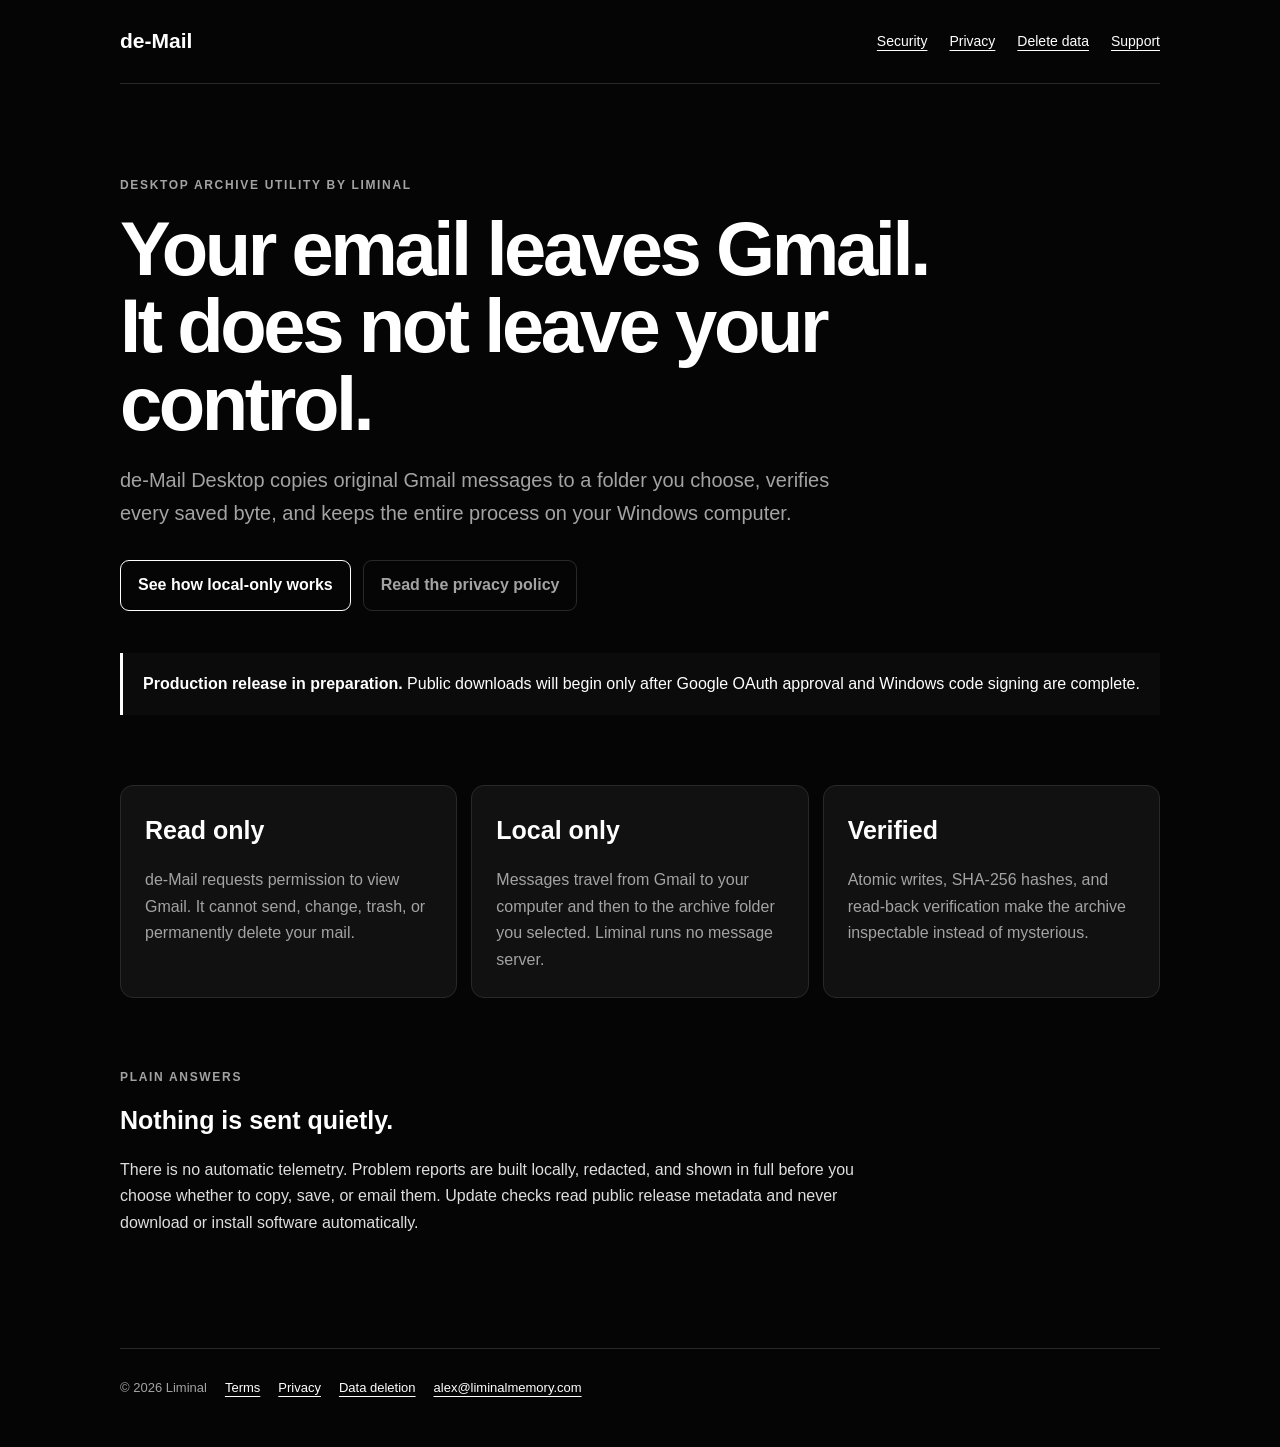
<file: public-site/index.html>
<!doctype html>
<html lang="en">
<head>
  <meta charset="utf-8">
  <meta name="viewport" content="width=device-width, initial-scale=1">
  <meta name="description" content="de-Mail Desktop is a private, local Gmail archive utility for Windows.">
  <title>de-Mail Desktop by Liminal</title>
  <link rel="stylesheet" href="styles.css">
</head>
<body>
  <header class="shell">
    <a class="brand" href="index.html">de-Mail</a>
    <nav aria-label="Primary">
      <a href="security.html">Security</a>
      <a href="privacy.html">Privacy</a>
      <a href="delete-data.html">Delete data</a>
      <a href="mailto:alex@liminalmemory.com">Support</a>
    </nav>
  </header>
  <main class="shell">
    <p class="eyebrow">Desktop archive utility by Liminal</p>
    <h1>Your email leaves Gmail. It does not leave your control.</h1>
    <p class="lede">de-Mail Desktop copies original Gmail messages to a folder you choose,
      verifies every saved byte, and keeps the entire process on your Windows computer.</p>
    <div class="actions">
      <a class="button" href="security.html">See how local-only works</a>
      <a class="button secondary" href="privacy.html">Read the privacy policy</a>
    </div>
    <div class="notice"><strong>Production release in preparation.</strong> Public downloads
      will begin only after Google OAuth approval and Windows code signing are complete.</div>
    <section class="grid" aria-label="Product principles">
      <article class="card"><h2>Read only</h2><p>de-Mail requests permission to view Gmail.
        It cannot send, change, trash, or permanently delete your mail.</p></article>
      <article class="card"><h2>Local only</h2><p>Messages travel from Gmail to your computer
        and then to the archive folder you selected. Liminal runs no message server.</p></article>
      <article class="card"><h2>Verified</h2><p>Atomic writes, SHA-256 hashes, and read-back
        verification make the archive inspectable instead of mysterious.</p></article>
    </section>
    <section>
      <p class="eyebrow">Plain answers</p>
      <h2>Nothing is sent quietly.</h2>
      <p>There is no automatic telemetry. Problem reports are built locally, redacted, and
        shown in full before you choose whether to copy, save, or email them. Update checks read
        public release metadata and never download or install software automatically.</p>
    </section>
  </main>
  <footer class="shell"><div class="links"><span>© 2026 Liminal</span>
    <a href="terms.html">Terms</a><a href="privacy.html">Privacy</a>
    <a href="delete-data.html">Data deletion</a><a href="mailto:alex@liminalmemory.com">alex@liminalmemory.com</a></div></footer>
</body>
</html>
</file>
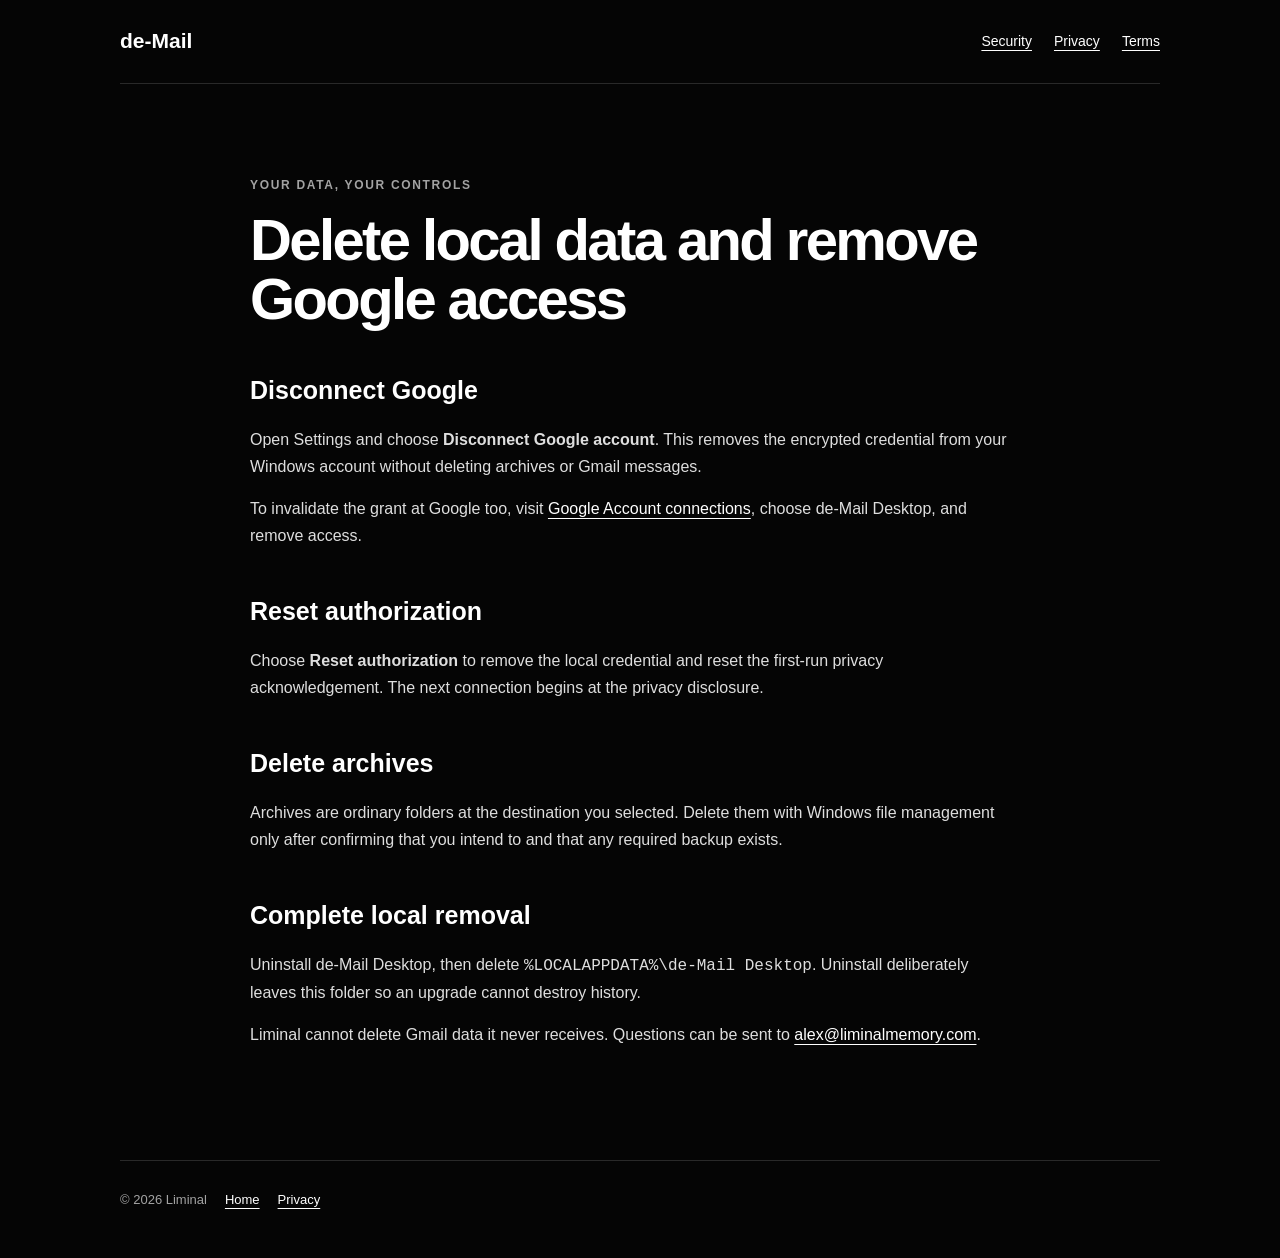
<file: public-site/delete-data.html>
<!doctype html><html lang="en"><head><meta charset="utf-8"><meta name="viewport" content="width=device-width, initial-scale=1"><title>Delete data | de-Mail Desktop</title><link rel="stylesheet" href="styles.css"></head>
<body><header class="shell"><a class="brand" href="index.html">de-Mail</a><nav aria-label="Primary"><a href="security.html">Security</a><a href="privacy.html">Privacy</a><a href="terms.html">Terms</a></nav></header>
<main class="shell document"><p class="eyebrow">Your data, your controls</p><h1>Delete local data and remove Google access</h1>
<h2>Disconnect Google</h2><p>Open Settings and choose <strong>Disconnect Google account</strong>. This removes the encrypted credential from your Windows account without deleting archives or Gmail messages.</p><p>To invalidate the grant at Google too, visit <a href="https://myaccount.google.com/connections">Google Account connections</a>, choose de-Mail Desktop, and remove access.</p>
<h2>Reset authorization</h2><p>Choose <strong>Reset authorization</strong> to remove the local credential and reset the first-run privacy acknowledgement. The next connection begins at the privacy disclosure.</p>
<h2>Delete archives</h2><p>Archives are ordinary folders at the destination you selected. Delete them with Windows file management only after confirming that you intend to and that any required backup exists.</p>
<h2>Complete local removal</h2><p>Uninstall de-Mail Desktop, then delete <code>%LOCALAPPDATA%\de-Mail Desktop</code>. Uninstall deliberately leaves this folder so an upgrade cannot destroy history.</p>
<p>Liminal cannot delete Gmail data it never receives. Questions can be sent to <a href="mailto:alex@liminalmemory.com">alex@liminalmemory.com</a>.</p></main>
<footer class="shell"><div class="links"><span>© 2026 Liminal</span><a href="index.html">Home</a><a href="privacy.html">Privacy</a></div></footer></body></html>
</file>
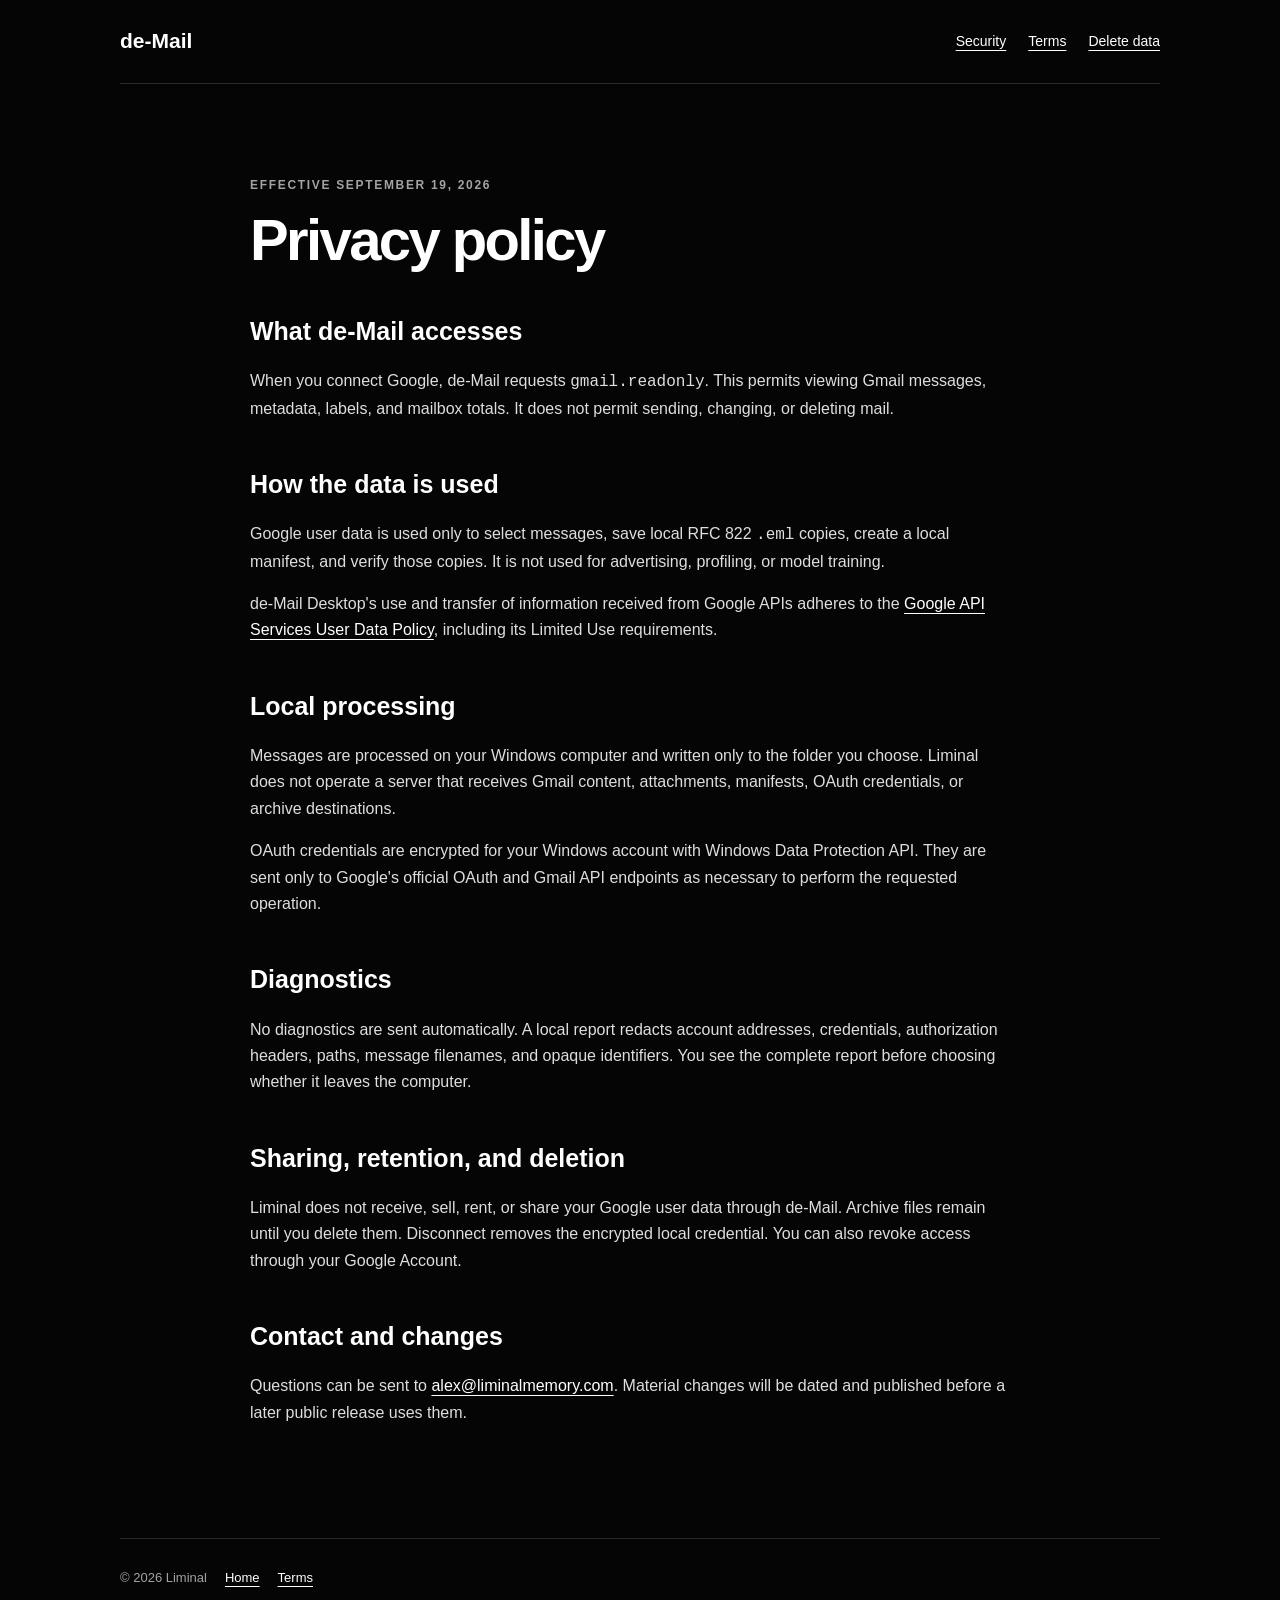
<file: public-site/privacy.html>
<!doctype html><html lang="en"><head><meta charset="utf-8"><meta name="viewport" content="width=device-width, initial-scale=1"><title>Privacy | de-Mail Desktop</title><link rel="stylesheet" href="styles.css"></head>
<body><header class="shell"><a class="brand" href="index.html">de-Mail</a><nav aria-label="Primary"><a href="security.html">Security</a><a href="terms.html">Terms</a><a href="delete-data.html">Delete data</a></nav></header>
<main class="shell document"><p class="eyebrow">Effective September 19, 2026</p><h1>Privacy policy</h1>
<h2>What de-Mail accesses</h2><p>When you connect Google, de-Mail requests <code>gmail.readonly</code>. This permits viewing Gmail messages, metadata, labels, and mailbox totals. It does not permit sending, changing, or deleting mail.</p>
<h2>How the data is used</h2><p>Google user data is used only to select messages, save local RFC 822 <code>.eml</code> copies, create a local manifest, and verify those copies. It is not used for advertising, profiling, or model training.</p><p>de-Mail Desktop's use and transfer of information received from Google APIs adheres to the <a href="https://developers.google.com/terms/api-services-user-data-policy">Google API Services User Data Policy</a>, including its Limited Use requirements.</p>
<h2>Local processing</h2><p>Messages are processed on your Windows computer and written only to the folder you choose. Liminal does not operate a server that receives Gmail content, attachments, manifests, OAuth credentials, or archive destinations.</p><p>OAuth credentials are encrypted for your Windows account with Windows Data Protection API. They are sent only to Google's official OAuth and Gmail API endpoints as necessary to perform the requested operation.</p>
<h2>Diagnostics</h2><p>No diagnostics are sent automatically. A local report redacts account addresses, credentials, authorization headers, paths, message filenames, and opaque identifiers. You see the complete report before choosing whether it leaves the computer.</p>
<h2>Sharing, retention, and deletion</h2><p>Liminal does not receive, sell, rent, or share your Google user data through de-Mail. Archive files remain until you delete them. Disconnect removes the encrypted local credential. You can also revoke access through your Google Account.</p>
<h2>Contact and changes</h2><p>Questions can be sent to <a href="mailto:alex@liminalmemory.com">alex@liminalmemory.com</a>. Material changes will be dated and published before a later public release uses them.</p></main>
<footer class="shell"><div class="links"><span>© 2026 Liminal</span><a href="index.html">Home</a><a href="terms.html">Terms</a></div></footer></body></html>
</file>
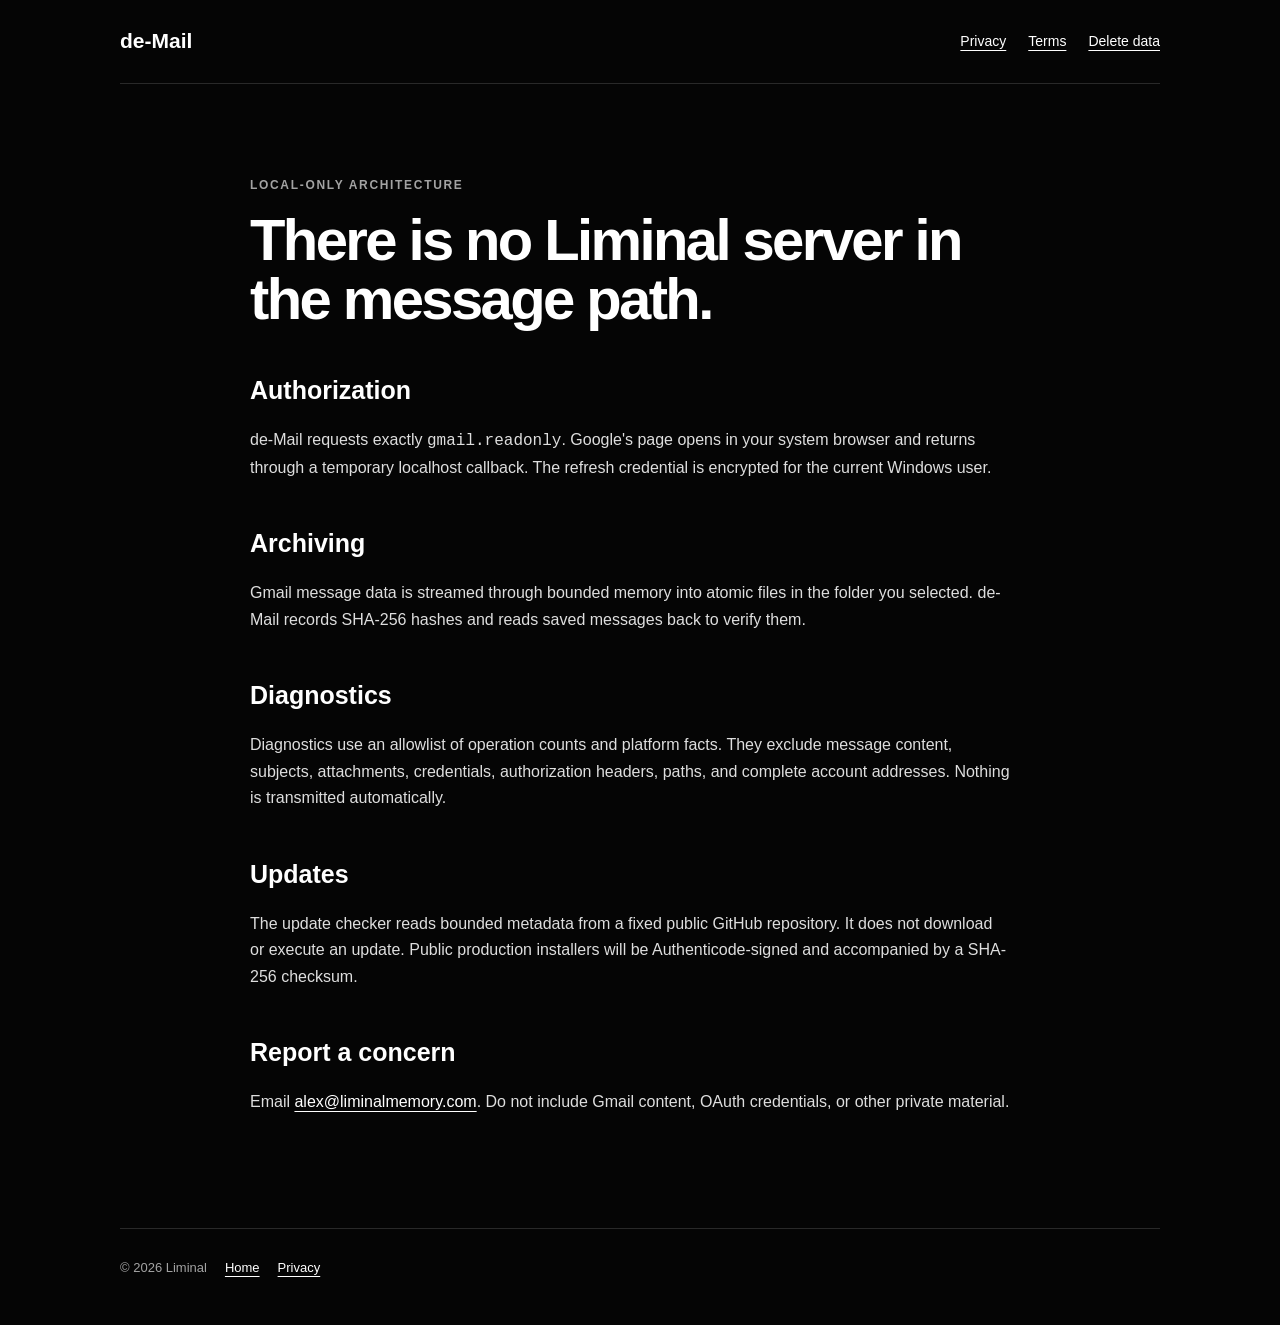
<file: public-site/security.html>
<!doctype html><html lang="en"><head><meta charset="utf-8"><meta name="viewport" content="width=device-width, initial-scale=1"><title>Security | de-Mail Desktop</title><link rel="stylesheet" href="styles.css"></head>
<body><header class="shell"><a class="brand" href="index.html">de-Mail</a><nav aria-label="Primary"><a href="privacy.html">Privacy</a><a href="terms.html">Terms</a><a href="delete-data.html">Delete data</a></nav></header>
<main class="shell document"><p class="eyebrow">Local-only architecture</p><h1>There is no Liminal server in the message path.</h1>
<h2>Authorization</h2><p>de-Mail requests exactly <code>gmail.readonly</code>. Google's page opens in your system browser and returns through a temporary localhost callback. The refresh credential is encrypted for the current Windows user.</p>
<h2>Archiving</h2><p>Gmail message data is streamed through bounded memory into atomic files in the folder you selected. de-Mail records SHA-256 hashes and reads saved messages back to verify them.</p>
<h2>Diagnostics</h2><p>Diagnostics use an allowlist of operation counts and platform facts. They exclude message content, subjects, attachments, credentials, authorization headers, paths, and complete account addresses. Nothing is transmitted automatically.</p>
<h2>Updates</h2><p>The update checker reads bounded metadata from a fixed public GitHub repository. It does not download or execute an update. Public production installers will be Authenticode-signed and accompanied by a SHA-256 checksum.</p>
<h2>Report a concern</h2><p>Email <a href="mailto:alex@liminalmemory.com">alex@liminalmemory.com</a>. Do not include Gmail content, OAuth credentials, or other private material.</p></main>
<footer class="shell"><div class="links"><span>© 2026 Liminal</span><a href="index.html">Home</a><a href="privacy.html">Privacy</a></div></footer></body></html>
</file>
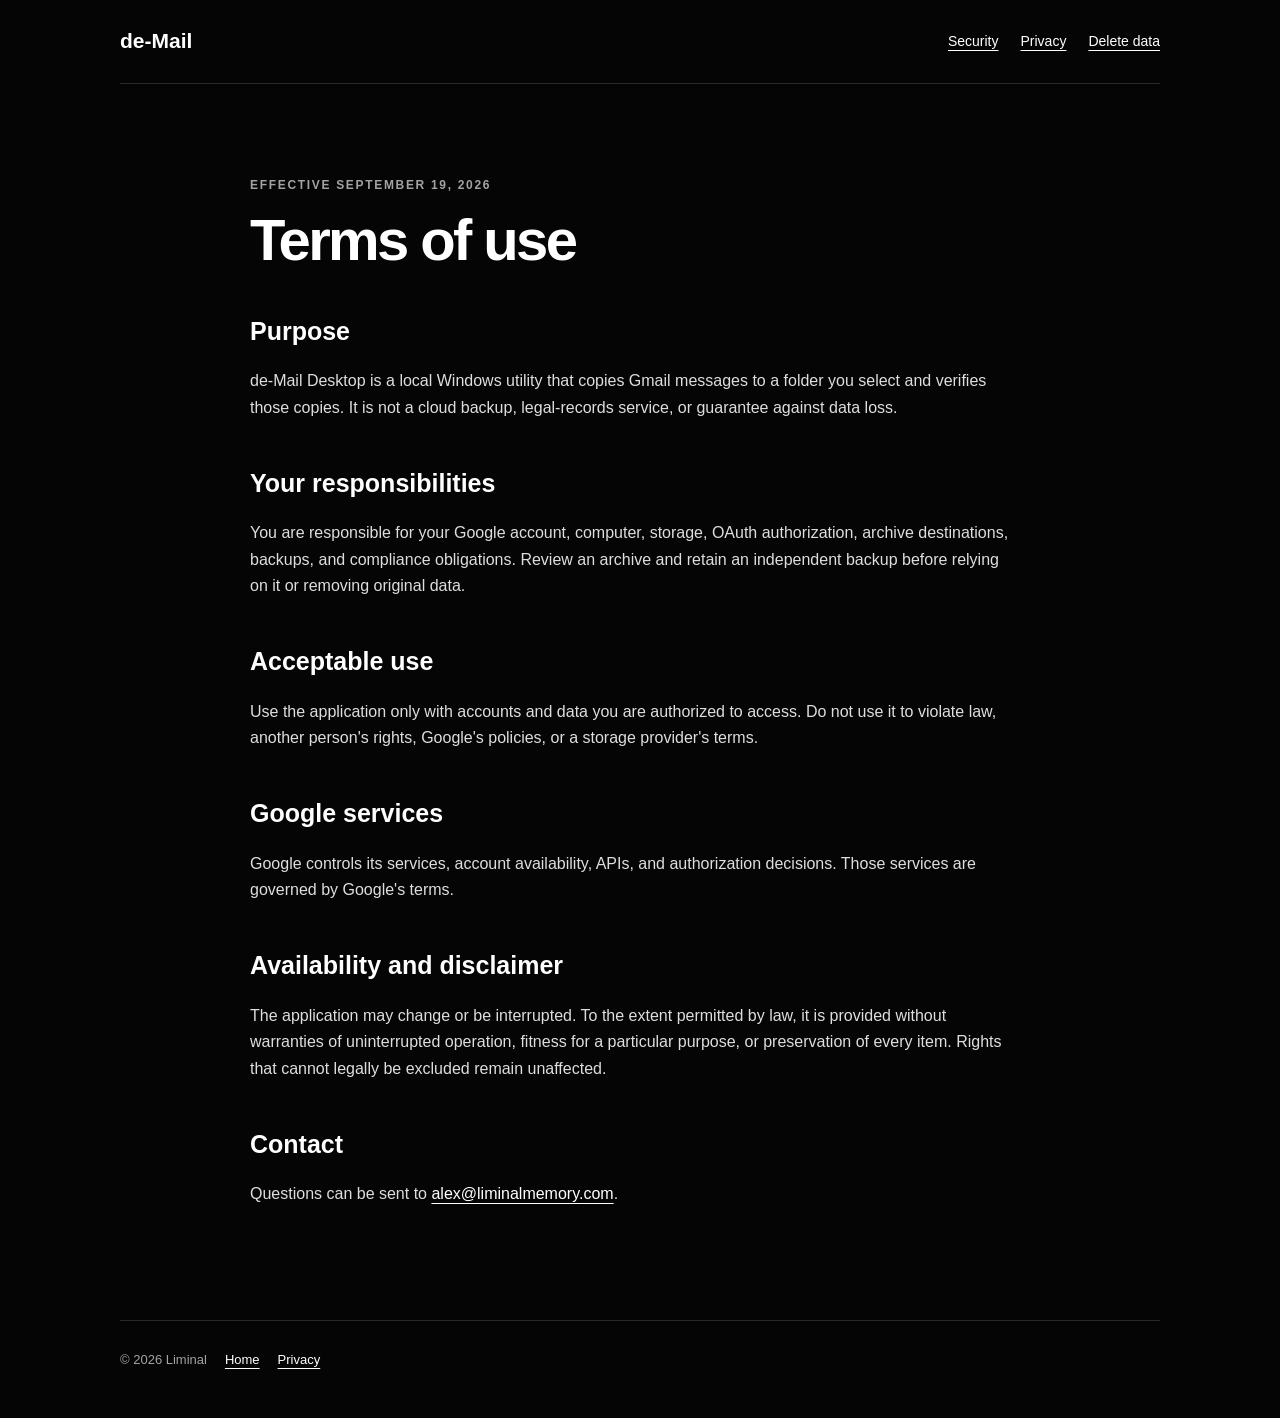
<file: public-site/terms.html>
<!doctype html><html lang="en"><head><meta charset="utf-8"><meta name="viewport" content="width=device-width, initial-scale=1"><title>Terms | de-Mail Desktop</title><link rel="stylesheet" href="styles.css"></head>
<body><header class="shell"><a class="brand" href="index.html">de-Mail</a><nav aria-label="Primary"><a href="security.html">Security</a><a href="privacy.html">Privacy</a><a href="delete-data.html">Delete data</a></nav></header>
<main class="shell document"><p class="eyebrow">Effective September 19, 2026</p><h1>Terms of use</h1>
<h2>Purpose</h2><p>de-Mail Desktop is a local Windows utility that copies Gmail messages to a folder you select and verifies those copies. It is not a cloud backup, legal-records service, or guarantee against data loss.</p>
<h2>Your responsibilities</h2><p>You are responsible for your Google account, computer, storage, OAuth authorization, archive destinations, backups, and compliance obligations. Review an archive and retain an independent backup before relying on it or removing original data.</p>
<h2>Acceptable use</h2><p>Use the application only with accounts and data you are authorized to access. Do not use it to violate law, another person's rights, Google's policies, or a storage provider's terms.</p>
<h2>Google services</h2><p>Google controls its services, account availability, APIs, and authorization decisions. Those services are governed by Google's terms.</p>
<h2>Availability and disclaimer</h2><p>The application may change or be interrupted. To the extent permitted by law, it is provided without warranties of uninterrupted operation, fitness for a particular purpose, or preservation of every item. Rights that cannot legally be excluded remain unaffected.</p>
<h2>Contact</h2><p>Questions can be sent to <a href="mailto:alex@liminalmemory.com">alex@liminalmemory.com</a>.</p></main>
<footer class="shell"><div class="links"><span>© 2026 Liminal</span><a href="index.html">Home</a><a href="privacy.html">Privacy</a></div></footer></body></html>
</file>
<file: public-site/styles.css>
:root {
  color-scheme: dark;
  --black: #050505;
  --panel: #0b0b0b;
  --card: #111111;
  --line: #292929;
  --white: #ffffff;
  --muted: #a3a3a3;
}

* { box-sizing: border-box; }
html { background: var(--black); }
body {
  margin: 0;
  background: var(--black);
  color: var(--white);
  font: 16px/1.65 "Segoe UI Variable", "Segoe UI", sans-serif;
}
a { color: var(--white); text-underline-offset: 4px; }
.shell { width: min(1040px, calc(100% - 40px)); margin: 0 auto; }
header {
  display: flex;
  align-items: center;
  justify-content: space-between;
  min-height: 84px;
  border-bottom: 1px solid var(--line);
}
.brand { font-size: 21px; font-weight: 700; text-decoration: none; }
nav { display: flex; gap: 22px; font-size: 14px; }
main { padding: 80px 0 96px; }
.eyebrow { color: var(--muted); font-size: 12px; font-weight: 700; letter-spacing: .14em; text-transform: uppercase; }
h1 { max-width: 820px; margin: 14px 0 22px; font-size: clamp(42px, 7vw, 76px); line-height: 1.02; letter-spacing: -.045em; }
h2 { margin: 0 0 12px; font-size: 25px; }
p { max-width: 760px; color: #dedede; }
.lede { max-width: 760px; color: var(--muted); font-size: 20px; }
.actions { display: flex; flex-wrap: wrap; gap: 12px; margin-top: 30px; }
.button { display: inline-block; border: 1px solid var(--white); border-radius: 9px; padding: 11px 17px; text-decoration: none; font-weight: 700; }
.button.secondary { border-color: var(--line); color: var(--muted); }
.grid { display: grid; grid-template-columns: repeat(3, 1fr); gap: 14px; margin: 70px 0; }
.card { padding: 24px; background: var(--card); border: 1px solid var(--line); border-radius: 13px; }
.card p { margin-bottom: 0; color: var(--muted); }
.notice { margin: 42px 0; padding: 18px 20px; border-left: 3px solid var(--white); background: var(--panel); }
.document { max-width: 780px; }
.document h1 { font-size: clamp(38px, 6vw, 58px); }
.document h2 { margin-top: 42px; }
.document li { margin: 8px 0; color: #dedede; }
footer { padding: 28px 0 48px; border-top: 1px solid var(--line); color: var(--muted); font-size: 13px; }
footer .links { display: flex; flex-wrap: wrap; gap: 18px; }
@media (max-width: 760px) {
  header { align-items: flex-start; flex-direction: column; justify-content: center; gap: 10px; }
  nav { flex-wrap: wrap; gap: 12px; }
  main { padding-top: 56px; }
  .grid { grid-template-columns: 1fr; }
}
</file>
